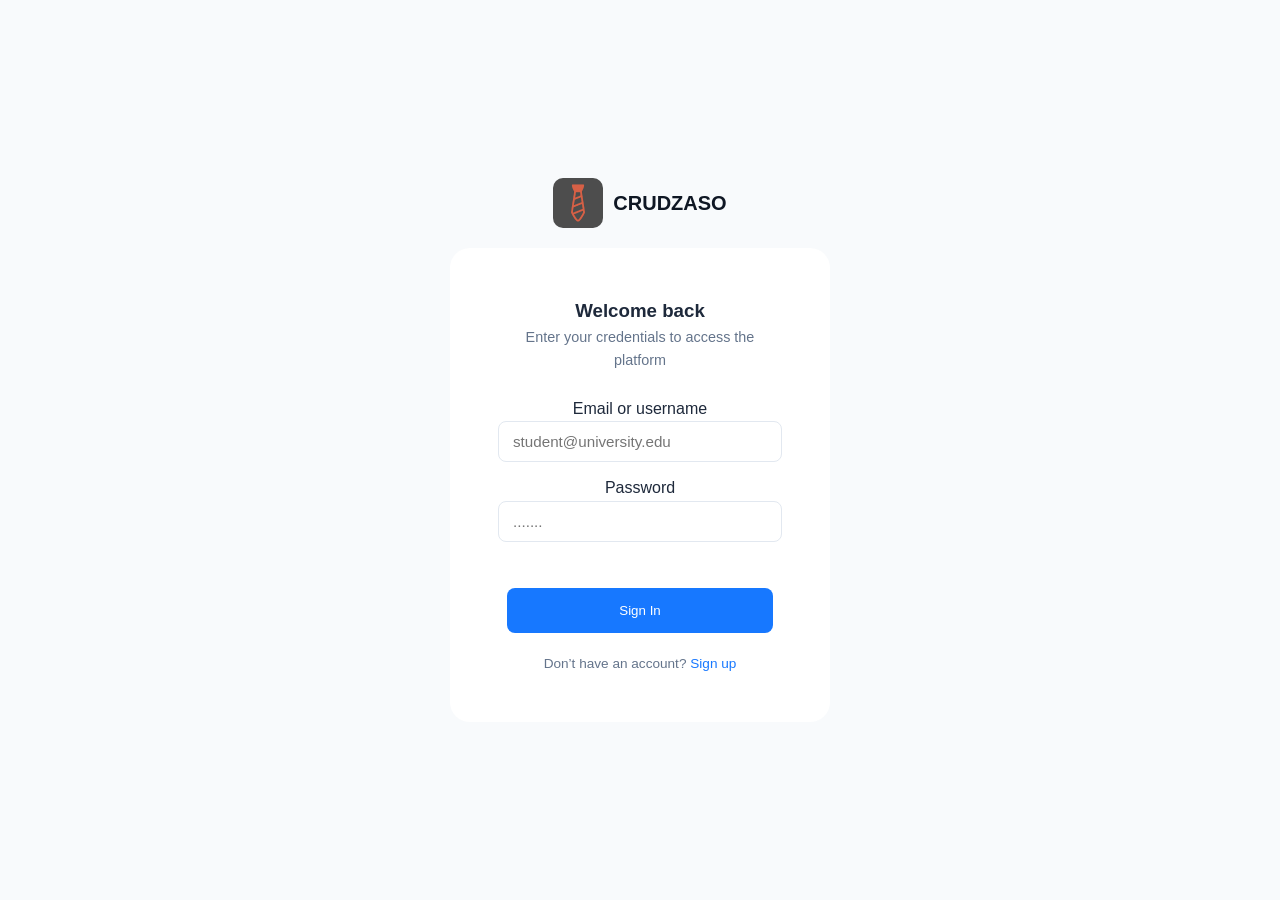
<file: index.html>
<!doctype html>
<html lang="es">
  <head>
    <meta charset="UTF-8" />
    <meta name="viewport" content="width=device-width, initial-scale=1.0" />
    <title>Login</title>

    <!-- Global styles -->
    <link rel="stylesheet" href="./css/global.css" />
    <!-- Auth styles -->
    <link rel="stylesheet" href="./css/login.css" />
    <link
      href="https://cdnjs.cloudflare.com/ajax/libs/font-awesome/6.4.0/css/all.min.css"
      rel="stylesheet"
    />
  </head>
  <body>
    <main class="auth-wrapper">
      <div class="logo">
        <img src="./assets/images/logo.png" class="mb-0" alt="Logo CRUDZASO" />
        <i class="name-brand">CRUDZASO</i>
      </div>
      <div class="card auth-card">
        <h3 class="auth-h3">Welcome back</h3>
        <p class="auth-subtitle">
          Enter your credentials to access the platform
        </p>

        <div class="auth-group">
          <label for="identifier">Email or username</label>
          <input
            id="identifier"
            type="text"
            placeholder="student@university.edu"
            class="auth-input"
          />
        </div>

        <div class="auth-group">
          <label for="password">Password</label>
          <input
            id="password"
            type="password"
            placeholder="......."
            class="auth-input"
          />
        </div>

        <div id="login-message" class="auth-message"></div>

        <button id="login-btn" type="button" class="btn btn-primary w-100">
          Sign In
        </button>

        <p class="auth-footer">
          Don’t have an account?
          <a href="./register.html">Sign up</a>
        </p>
      </div>
    </main>

    <script type="module" src="./js/auth.js"></script>
  </body>
</html>
</file>
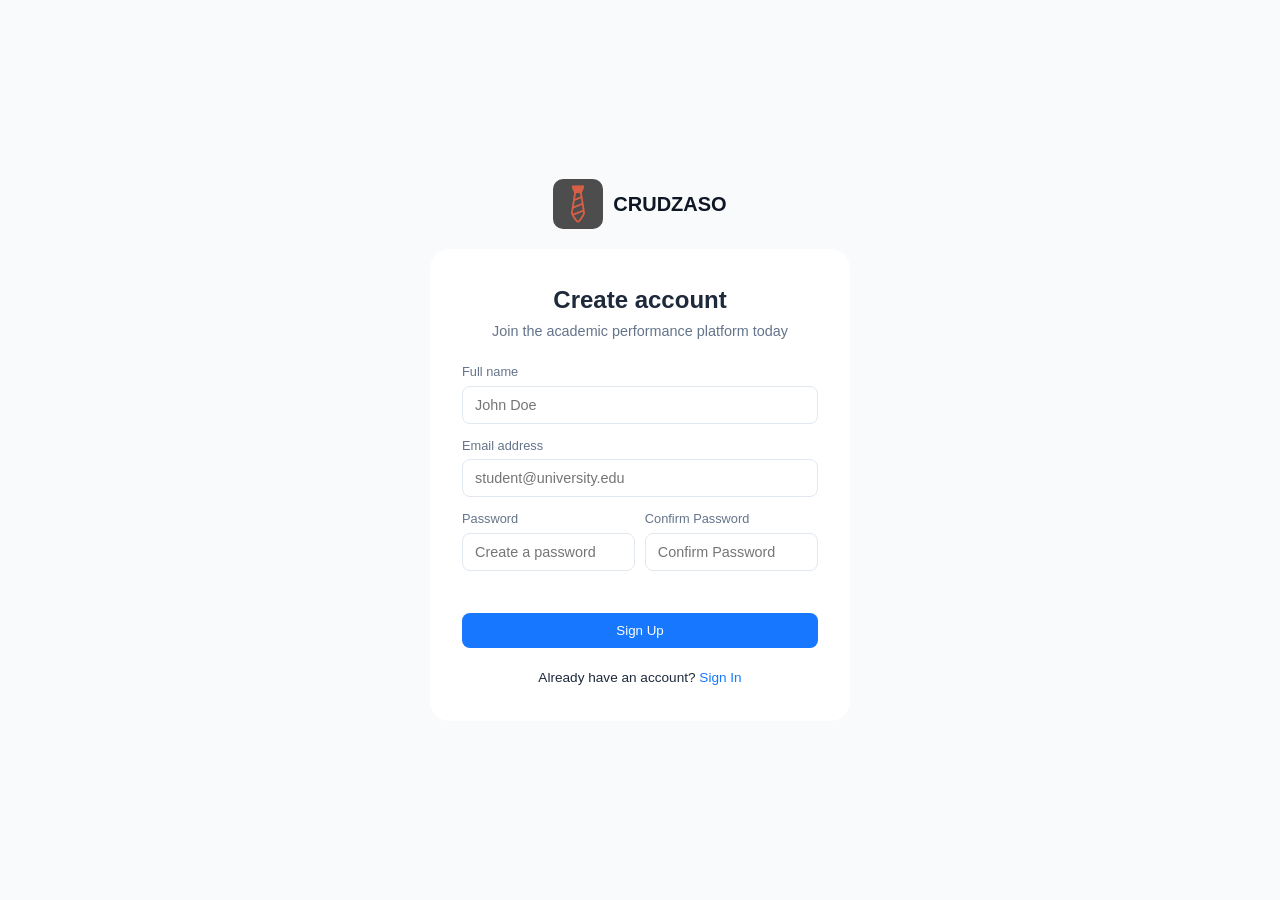
<file: register.html>
<!doctype html>
<html lang="es">
  <head>
    <meta charset="UTF-8" />
    <meta name="viewport" content="width=device-width, initial-scale=1.0" />
    <link rel="stylesheet" href="./css/global.css" />
    <link rel="stylesheet" href="./css/register.css" />
    <link
      href="https://cdnjs.cloudflare.com/ajax/libs/font-awesome/6.4.0/css/all.min.css"
      rel="stylesheet"
    />
    <title>Register</title>
  </head>

  <body>
    <main class="register-page">
      <div class="logo">
        <img src="./assets/images/logo.png" class="mb-0" alt="Logo CRUDZASO" />
        <i class="name-brand">CRUDZASO</i>
      </div>
      <section class="card register-card">
        <h2 class="register-title">Create account</h2>

        <p class="register-subtitle">
          Join the academic performance platform today
        </p>

        <form id="register-form" class="register-form">
          <div class="register-group">
            <label>Full name</label>
            <input
              id="name"
              class="register-input"
              type="text"
              placeholder="John Doe"
            />
          </div>

          <div class="register-group">
            <label>Email address</label>
            <input
              id="email"
              class="register-input"
              type="email"
              placeholder="student@university.edu"
            />
          </div>

          <div class="register-password-row">
            <div class="register-group">
              <label>Password</label>
              <input
                id="password"
                class="register-input"
                type="password"
                placeholder="Create a password"
              />
            </div>

            <div class="register-group">
              <label>Confirm Password</label>
              <input
                id="confirmPassword"
                class="register-input"
                type="password"
                placeholder="Confirm Password"
              />
            </div>
          </div>

          <div id="register-message" class="register-message"></div>

          <button type="submit" class="btn btn-primary w-100">Sign Up</button>
        </form>

        <p class="register-footer">
          Already have an account?
          <a href="./index.html">Sign In</a>
        </p>
      </section>

      <script type="module" src="./js/auth.js"></script>
    </main>
  </body>
</html>
</file>
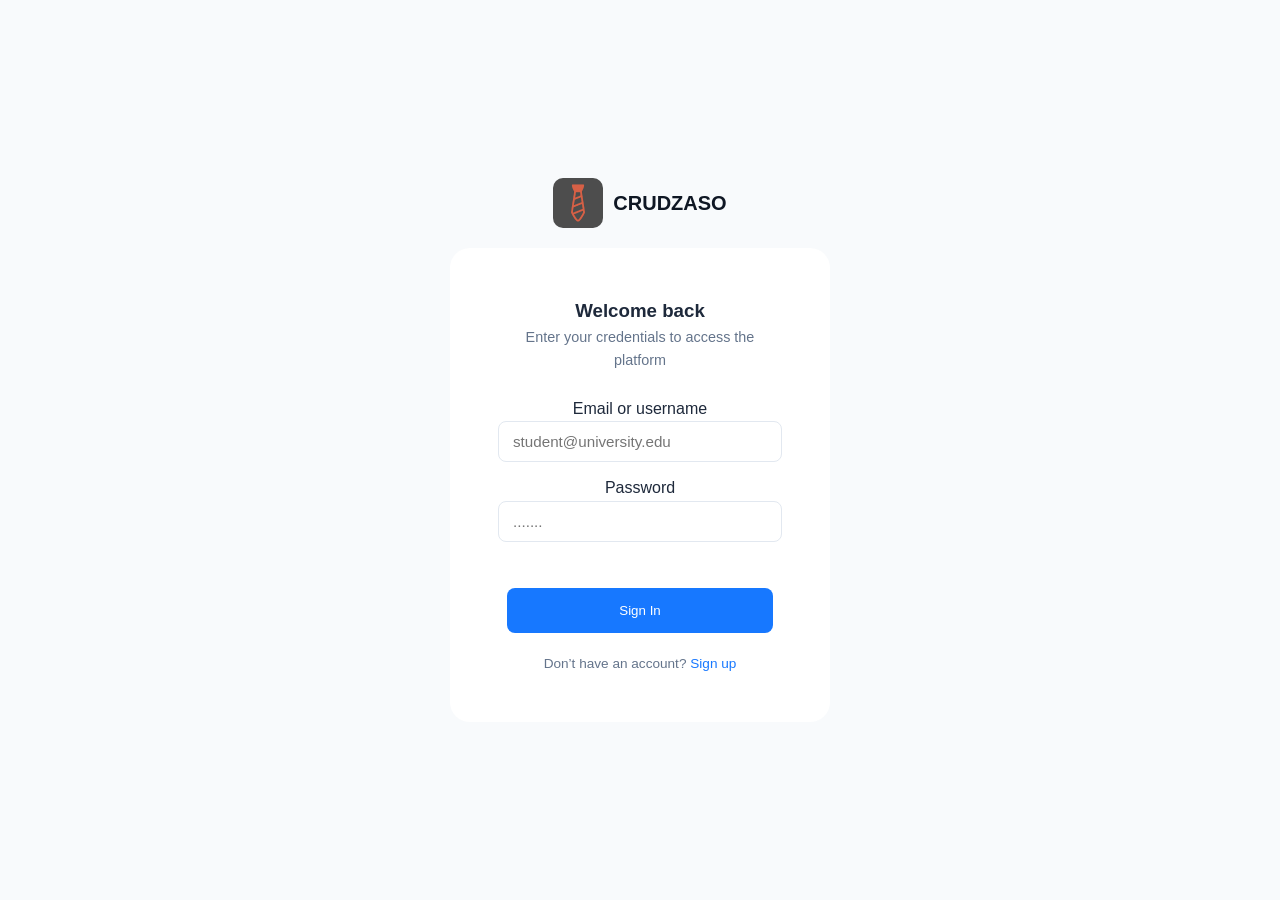
<file: user-dashboard.html>
<!doctype html>
<html lang="es">
  <head>
    <meta charset="UTF-8" />
    <meta name="viewport" content="width=device-width, initial-scale=1.0" />
    <title>User Dashboard - Task Management</title>
    <link rel="stylesheet" href="./css/user.css" />
    <link
      href="https://cdn.jsdelivr.net/npm/bootstrap@5.3.2/dist/css/bootstrap.min.css"
      rel="stylesheet"
    />
    <link
      rel="stylesheet"
      href="https://cdn.jsdelivr.net/npm/bootstrap-icons@1.11.1/font/bootstrap-icons.css"
    />
  </head>
  <body>
    <!-- SIDEBAR -->
    <div class="sidebar" id="sidebar">
      <div class="logo">
        <img src="./assets/images/logo.png" class="mb-0" alt="Logo CRUDZASO" />
        <i class="name-brand">CRUDZASO</i>
      </div>

      <nav class="nav flex-column mt-4">
        <a class="nav-link active" href="#">
          <i class="bi bi-speedometer2"></i> Dashboard
        </a>
        <a class="nav-link" href="#">
          <i class="bi bi-list-task"></i> My Task
        </a>
        <a class="nav-link" href="./user-profile.html">
          <i class="bi bi-person"></i> Profile
        </a>
      </nav>
    </div>

    <!-- MAIN CONTENT -->
    <div class="main-content">
      <!-- NAVBAR -->
      <nav class="top-navbar d-flex justify-content-between align-items-center">
        <div>
          <button class="btn btn-link d-md-none" id="toggleSidebar">
            <i class="bi bi-list fs-4"></i>
          </button>

          <div class="mb-0 d-inline-block d-flex gap-3">
            <i class="bi bi-house"></i> > Dashboard
          </div>
        </div>
        <div class="d-flex align-items-center gap-4 rigt-elements">
          <div class="position-relative">
            <i class="bi bi-bell fs-5"></i>
            <span
              class="position-absolute top-0 start-100 translate-middle badge rounded-pill bg-danger"
            >
              3
            </span>
          </div>
          <div class="dropdown">
            <a
              href="#"
              class="d-flex align-items-center text-decoration-none dropdown-toggle"
              data-bs-toggle="dropdown"
            >
              <img
                src="https://ui-avatars.com/api/?name=Admin+User&background=667eea&color=fff"
                class="rounded-circle me-2"
                width="35"
                height="35"
                alt="Admin"
              />
            </a>
            <ul class="dropdown-menu dropdown-menu-end">
              <li>
                <a class="dropdown-item" href="./profile-admin.html"
                  ><i class="bi bi-person"></i> Profile</a
                >
              </li>
              <li>
                <a class="dropdown-item" href="#"
                  ><i class="bi bi-gear"></i> Settings</a
                >
              </li>
              <li><hr class="dropdown-divider" /></li>
              <li>
                <a
                  class="dropdown-item text-danger"
                  href="./index.html"
                  id="logoutBtnTop"
                  ><i class="bi bi-box-arrow-right"></i> Logout</a
                >
              </li>
            </ul>
          </div>
        </div>
      </nav>

      <!-- DASHBOARD -->
      <div class="p-4">
        <div
          class="d-flex justify-content-between align-items-center header-section"
        >
          <div>
            <h2 class="title-brand">Task Manager</h2>
            <p class="text-section">
              Overview of your current academic performance tasks.
            </p>
          </div>

          <button id="create-task">
            <i class="bi bi-plus-circle">Create Task</i>
          </button>
        </div>

        <!-- STATS -->
        <div class="row g-4 mb-4">
          <div class="col-md-3">
            <div class="stat-card">
              <div class="d-flex justify-content-between align-items-center">
                <div>
                  <p class="text-muted mb-1">Total Task</p>
                  <h3 class="mb-0" id="totalEvents">0</h3>
                </div>
                <div class="stat-icon bg-primary bg-opacity-10 text-primary">
                  <i class="bi bi-calendar-event"></i>
                </div>
              </div>
            </div>
          </div>
          <div class="col-md-3">
            <div class="stat-card">
              <div class="d-flex justify-content-between align-items-center">
                <div>
                  <p class="text-muted mb-1">Completed</p>
                  <h3 class="mb-0" id="totalAttendees">0</h3>
                </div>
                <div class="stat-icon bg-success bg-opacity-10 text-success">
                  <i class="bi bi-people"></i>
                </div>
              </div>
            </div>
          </div>
          <div class="col-md-3">
            <div class="stat-card">
              <div class="d-flex justify-content-between align-items-center">
                <div>
                  <p class="text-muted mb-1">Pending</p>
                  <h3 class="mb-0" id="upcomingEvents">0</h3>
                </div>
                <div class="stat-icon bg-warning bg-opacity-10 text-warning">
                  <i class="bi bi-clock"></i>
                </div>
              </div>
            </div>
          </div>
          <div class="col-md-3">
            <div class="stat-card">
              <div class="d-flex justify-content-between align-items-center">
                <div>
                  <p class="text-muted mb-1">In Progress</p>
                  <h3 class="mb-0"><span id="totalRevenue">0</span></h3>
                </div>
                <div class="stat-icon bg-danger bg-opacity-10 text-danger">
                  <i class="bi bi-cash-stack"></i>
                </div>
              </div>
            </div>
          </div>
        </div>

        <!-- CONTROLS -->
        <div class="task-filters" id="taskFilters">
          <div class="search-task">
            <i class="bi bi-search"></i>
            <input type="text" placeholder="Search Task..." />
          </div>
          <div class="group-btn">
            <button class="btn active" data-status="All Tasks">
              All Tasks
            </button>
            <button class="btn" data-status="Pending">Pending</button>
            <button class="btn" data-status="Completed">Completed</button>
          </div>
        </div>

        <!--TABLE -->
        <div class="card border-0 shadow-sm mb-4">
          <div class="card-body">
            <div class="table-responsive">
              <table class="table table-hover">
                <thead>
                  <tr>
                    <th>Task Name</th>
                    <th>Category</th>
                    <th>Priority</th>
                    <th>Status</th>
                    <th>Due Date</th>
                    <th>Actions</th>
                  </tr>
                </thead>
                <tbody id="eventsTableBody">
                  <!-- RENDER -->
                  <tr>
                    <td colspan="7" class="text-center py-4"></td>
                  </tr>
                </tbody>
              </table>
            </div>
          </div>
        </div>
      </div>
    </div>

    <!-- CREATE TASK MODAL -->
    <div
      class="modal fade"
      id="createEventModal"
      tabindex="-1"
      aria-labelledby="createEventModalLabel"
      aria-hidden="true"
    >
      <div class="modal-dialog modal-lg modal-dialog-centered">
        <div class="modal-content">
          <div class="modal-header">
            <h5 class="modal-title" id="createEventModalLabel">
              Create New task
            </h5>
            <button
              type="button"
              class="btn-close"
              data-bs-dismiss="modal"
              aria-label="Close"
            ></button>
          </div>
          <div class="modal-body">
            <!-- Create new task form -->
            <form id="taskForm">
              <div class="mb-3 row">
                <label for="taskTitle" class="col-sm-3 col-form-label"
                  >Títle task*</label
                >
                <div class="col-sm-9">
                  <input
                    type="text"
                    class="form-control"
                    id="taskTitle"
                    placeholder="Example: studying for my exam..."
                    required
                  />
                </div>
              </div>

              <div class="row mb-3">
                <div class="col-md-6">
                  <label for="taskCategory" class="form-label">Category</label>
                  <select class="form-select" id="taskCategory">
                    <option selected>Select Category</option>
                    <option value="Academic">Academic</option>
                    <option value="Personal">Staff</option>
                    <option value="Work">Job</option>
                  </select>
                </div>
                <div class="col-md-6">
                  <label for="taskPriority" class="form-label">Priority</label>
                  <select class="form-select" id="taskPriority">
                    <option selected>Medium</option>
                    <option value="High">Hight</option>
                    <option value="Low">Low</option>
                  </select>
                </div>
              </div>

              <div class="row mb-3">
                <div class="col-md-6">
                  <label for="taskStatus" class="form-label">State</label>
                  <select class="form-select" id="taskStatus">
                    <option selected>Pending</option>
                    <option value="In Progress">In Progress</option>
                    <option value="Completed">Completed</option>
                  </select>
                </div>
                <div class="col-md-6">
                  <label for="taskDueDate" class="form-label">Date</label>
                  <input
                    type="date"
                    class="form-control"
                    id="taskDueDate"
                    placeholder="mm/dd/yyyy"
                  />
                </div>
              </div>

              <div class="mb-3">
                <label for="taskDescription" class="form-label"
                  >Description</label
                >
                <textarea
                  class="form-control"
                  id="taskDescription"
                  rows="3"
                  placeholder="Add details about this task..."
                ></textarea>
              </div>

              <div class="d-flex justify-content-end gap-2">
                <button
                  type="button"
                  class="btn btn-secondary"
                  data-bs-dismiss="modal"
                >
                  Cancel
                </button>
                <button type="submit" class="btn btn-primary">
                  <i class="bi bi-save"></i> Save Task
                </button>
              </div>
            </form>
          </div>
        </div>
      </div>
    </div>

    <script src="https://cdn.jsdelivr.net/npm/bootstrap@5.3.2/dist/js/bootstrap.bundle.min.js"></script>
    <script type="module" src="./js/user.js"></script>
  </body>
</html>
</file>
<file: css/global.css>
/* ===== VARIABLES GLOBALES ===== */
:root {
  --primary-color: #1778ff;
  --primary-dark: #059669;
  --primary-light: #34d399;
  --secondary-color: #3b82f6;
  --bg-color: #f8fafc;
  --card-bg: #ffffff;
  --card-shadow: 0 2px 8px rgba(0, 0, 0, 0.06);
  --card-shadow-hover: 0 8px 24px rgba(0, 0, 0, 0.12);
  --text-color: #1e293b;
  --text-muted: #64748b;
  --border-color: #e2e8f0;
  --radius-sm: 8px;
  --radius-md: 12px;
  --radius-lg: 16px;
}

/* ===== RESET ===== */
* {
  margin: 0;
  padding: 0;
  box-sizing: border-box;
}

body {
  font-family:
    'Inter',
    -apple-system,
    BlinkMacSystemFont,
    sans-serif;
  background-color: var(--bg-color);
  color: var(--text-color);
  line-height: 1.6;
}

.badge {
  padding: 6px 14px;
  border-radius: 20px;
  font-size: 0.85rem;
  font-weight: 500;
}

.badge-success {
  background-color: #d1fae5;
  color: var(--success);
}

.badge-warning {
  background-color: #fef3c7;
  color: #d97706;
}

/* ===== BUTTONS ===== */
.btn {
  padding: 10px 20px;
  border-radius: var(--radius-sm);
  font-weight: 500;
  transition: all 0.3s ease;
  border: none;
  cursor: pointer;
}

.btn-primary {
  background-color: var(--primary-color);
  color: white;
}

.btn-outline-light {
  background-color: transparent;
  color: white;
  border: 1px solid rgba(255, 255, 255, 0.3);
}
</file>
<file: css/login.css>
/* ================= LOGIN LAYOUT ================= */

.auth-wrapper {
  min-height: 100vh;
  display: flex;
  flex-direction: column;
  align-items: center;
  justify-content: center;
  background-color: var(--bg-color);
  padding: 1rem;
}

/* ================= CARD ================= */

.auth-card {
  background-color: #ffffff;
  width: 100%;
  max-width: 380px;
  padding: 3rem;
  text-align: center;
  border-radius: 20px;
}

/* ================= BRAND ================= */

.logo {
  display: flex;
  align-items: center;
  gap: 10px;
  margin-bottom: 20px;
}

.logo img {
  width: 50px;
  height: 50px;
  background-color: rgb(77, 77, 77);

  border-radius: 10px;
}

.logo i {
  font-family: 'Inter', sans-serif;
  font-style: normal;
  font-size: 20px;
  font-weight: bold;
  color: #0f1724;
}

.auth-title {
  font-size: 1.5rem;
  font-weight: 600;
  margin: 0;
}

/* ================= TEXT ================= */

.auth-subtitle {
  font-size: 0.9rem;
  color: var(--text-muted);
  margin-bottom: 1.5rem;
}

/* ================= FORM ================= */

.auth-group {
  margin-bottom: 0.8rem;
}

.auth-input {
  width: 100%;
  padding: 11px 14px;
  border-radius: var(--radius-sm);
  border: 1px solid var(--border-color);
  font-size: 0.95rem;
  background-color: white;
  transition:
    border-color 0.2s ease,
    box-shadow 0.2s ease;
}

.auth-input:focus {
  outline: none;
  border-color: var(--primary-color);
  box-shadow: 0 0 0 2px rgba(16, 185, 129, 0.15);
}

#login-btn {
  width: 266px;
  padding: 15px;
}

/* ================= MESSAGE ================= */

.auth-message {
  min-height: 18px;
  font-size: 0.85rem;
  color: var(--danger);
  margin: 0.5rem 0 1rem;
}

/* ================= FOOTER ================= */

.auth-footer {
  margin-top: 1.2rem;
  font-size: 0.85rem;
  color: var(--text-muted);
}

.auth-footer a {
  color: var(--primary-color);
  font-weight: 500;
  text-decoration: none;
}

.auth-footer a:hover {
  text-decoration: underline;
}
</file>
<file: css/register.css>
/* ===== REGISTER PAGE ===== */

.register-page {
  min-height: 100vh;
  display: flex;
  flex-direction: column;
  justify-content: center;
  align-items: center;
  background: var(--bg-color);
  padding: 1rem;
}

/* Card */
.register-card {
  background-color: #ffffff;
  border-radius: 20px;
  width: 100%;
  max-width: 420px;
  padding: 2rem;
}

/* Logo */
.register-logo {
  display: flex;
  align-items: center;
  justify-content: center;
  gap: 0.5rem;
  margin-bottom: 1rem;
  text-decoration: none;
  color: var(--text-color);
}

.register-logo i {
  font-size: 2rem;
  color: var(--primary-color);
}

.register-title {
  text-align: center;
  font-size: 1.5rem;
  font-weight: 600;
}

.register-subtitle {
  text-align: center;
  font-size: 0.9rem;
  color: var(--text-muted);
  margin-bottom: 1.2rem;
}

.logo {
  display: flex;
  align-items: center;
  gap: 10px;
  margin-bottom: 20px;
}

.logo img {
  width: 50px;
  height: 50px;
  background-color: rgb(77, 77, 77);

  border-radius: 10px;
}

.logo i {
  font-family: 'Inter', sans-serif;
  font-style: normal;
  font-size: 20px;
  font-weight: bold;
  color: #0f1724;
}

/* Form */
.register-form {
  display: flex;
  flex-direction: column;
  gap: 0.75rem;
}

.register-group label {
  font-size: 0.8rem;
  font-weight: 500;
  color: var(--text-muted);
  margin-bottom: 0.2rem;
  display: block;
}

.register-input {
  width: 100%;
  padding: 10px 12px;
  border-radius: var(--radius-sm);
  border: 1px solid var(--border-color);
  font-size: 0.9rem;
}

.register-input:focus {
  outline: none;
  border-color: var(--primary-color);
  box-shadow: 0 0 0 2px rgba(16, 185, 129, 0.12);
}

/* Password row */
.register-password-row {
  display: grid;
  grid-template-columns: 1fr 1fr;
  gap: 0.6rem;
}

/* Message */
.register-message {
  min-height: 18px;
  font-size: 0.8rem;
  color: var(--danger);
}

/* Footer */
.register-footer {
  margin-top: 1.2rem;
  text-align: center;
  font-size: 0.85rem;
}

.register-footer a {
  color: var(--primary-color);
  font-weight: 500;
  text-decoration: none;
}

.register-footer a:hover {
  text-decoration: underline;
}
</file>
<file: css/user.css>
:root {
  --sidebar-width: 250px;
}

body {
  background: #f8f9fa;
}

.sidebar {
  position: fixed;
  top: 0;
  left: 0;
  height: 100vh;
  width: var(--sidebar-width);
  background: #ffffff;
  color: white;
  transition: all 0.3s;
  z-index: 1000;
}

.logo {
  display: flex;
  align-items: center;
  gap: 10px;
}

.logo img {
  width: 50px;
  height: 50px;
  background-color: rgb(77, 77, 77);

  border-radius: 10px;
}

.logo i {
  font-family: 'Inter', sans-serif;
  font-style: normal;
  font-size: 20px;
  font-weight: bold;
  color: #0f1724;
}

.sidebar .logo {
  padding: 20px;
  border-bottom: 1px solid rgba(255, 255, 255, 0.1);
}

.sidebar .nav-link {
  color: #6b7280;
  padding: 12px 20px;
  transition: all 0.3s;
  border-left: 3px solid transparent;
}

.sidebar .nav-link:hover,
.sidebar .nav-link.active {
  color: #6b7280;
  background: rgba(255, 255, 255, 0.1);
  border-left-color: white;
}

.sidebar .nav-link i {
  width: 25px;
}

.main-content {
  background-color: #e6f0ff;
  margin-left: var(--sidebar-width);
  min-height: 100vh;
}

.top-navbar {
  background: white;
  box-shadow: 0 2px 4px rgba(0, 0, 0, 0.05);
  padding: 15px 30px;
}

.dropdown {
  display: flex;
  gap: 10px;
}

.header-section {
  display: flex;
}

.header-section button {
  display: flex;
  gap: 5px;
  font-family: 'Arial', sans-serif;
  padding: 8px 20px;
  background-color: #1e4ed8;
  border-radius: 6px;
  border: none;
  color: #ffffff;
}

.stat-card {
  background: white;
  border-radius: 10px;
  padding: 25px;
  box-shadow: 0 2px 8px rgba(0, 0, 0, 0.05);
  transition: transform 0.3s;
}

.stat-card:hover {
  transform: translateY(-5px);
  box-shadow: 0 5px 15px rgba(0, 0, 0, 0.1);
}

.stat-icon {
  width: 60px;
  height: 60px;
  border-radius: 10px;
  display: flex;
  align-items: center;
  justify-content: center;
  font-size: 24px;
}

.event-card {
  background: white;
  border-radius: 10px;
  overflow: hidden;
  box-shadow: 0 2px 8px rgba(0, 0, 0, 0.05);
  transition: all 0.3s;
}
.event-card:hover {
  box-shadow: 0 5px 15px rgba(0, 0, 0, 0.1);
}

.event-image {
  height: 180px;
  object-fit: cover;
  width: 100%;
}

.task-filters {
  display: flex;
  justify-content: space-between;
  margin-bottom: 10px;
}
/* DESINGS SEARCH */
.search-task {
  display: flex;
  align-items: center;

  background-color: #ffffff;
  border-radius: 10px;
  padding: 8px;
  width: 300px;
}

.search-task {
  color: #777;
  margin-right: 10px;
  font-size: 1.1rem;
}

.search-task input {
  border: none;
  background: transparent;
  font-size: 14px;
  letter-spacing: 0.5px;
  color: #333;
  width: 100%;
  outline: none;
}

.search-box input::placeholder {
  color: #999;
  font-weight: 400;
}

.group-btn {
  background-color: #cad8ef;
  border-radius: 10px;
  padding: 5px;
}

.active {
  background-color: #ffffff;
}

.badge-custom {
  padding: 5px 12px;
  border-radius: 20px;
  font-weight: 500;
}

@media (max-width: 768px) {
  .sidebar {
    margin-left: calc(-1 * var(--sidebar-width));
  }
  .sidebar.show {
    margin-left: 0;
  }
  .main-content {
    margin-left: 0;
  }
}
</file>
